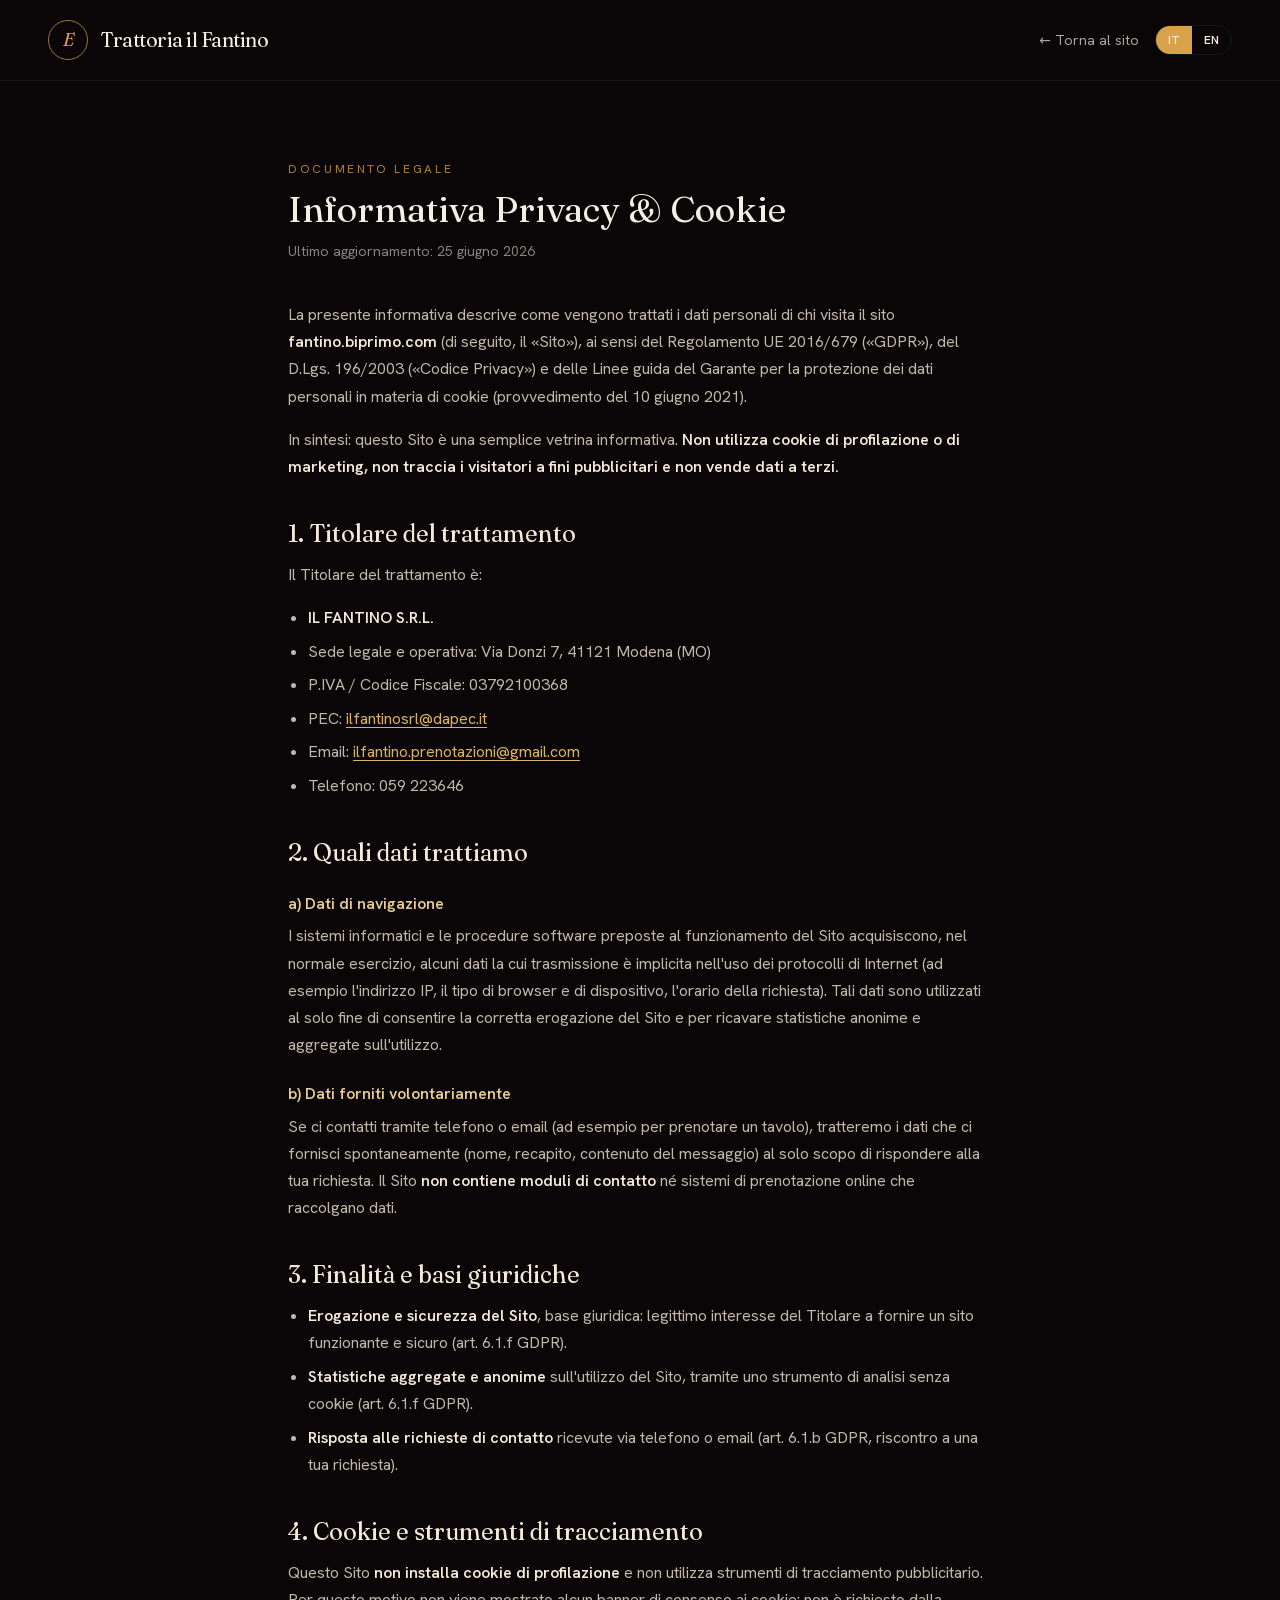
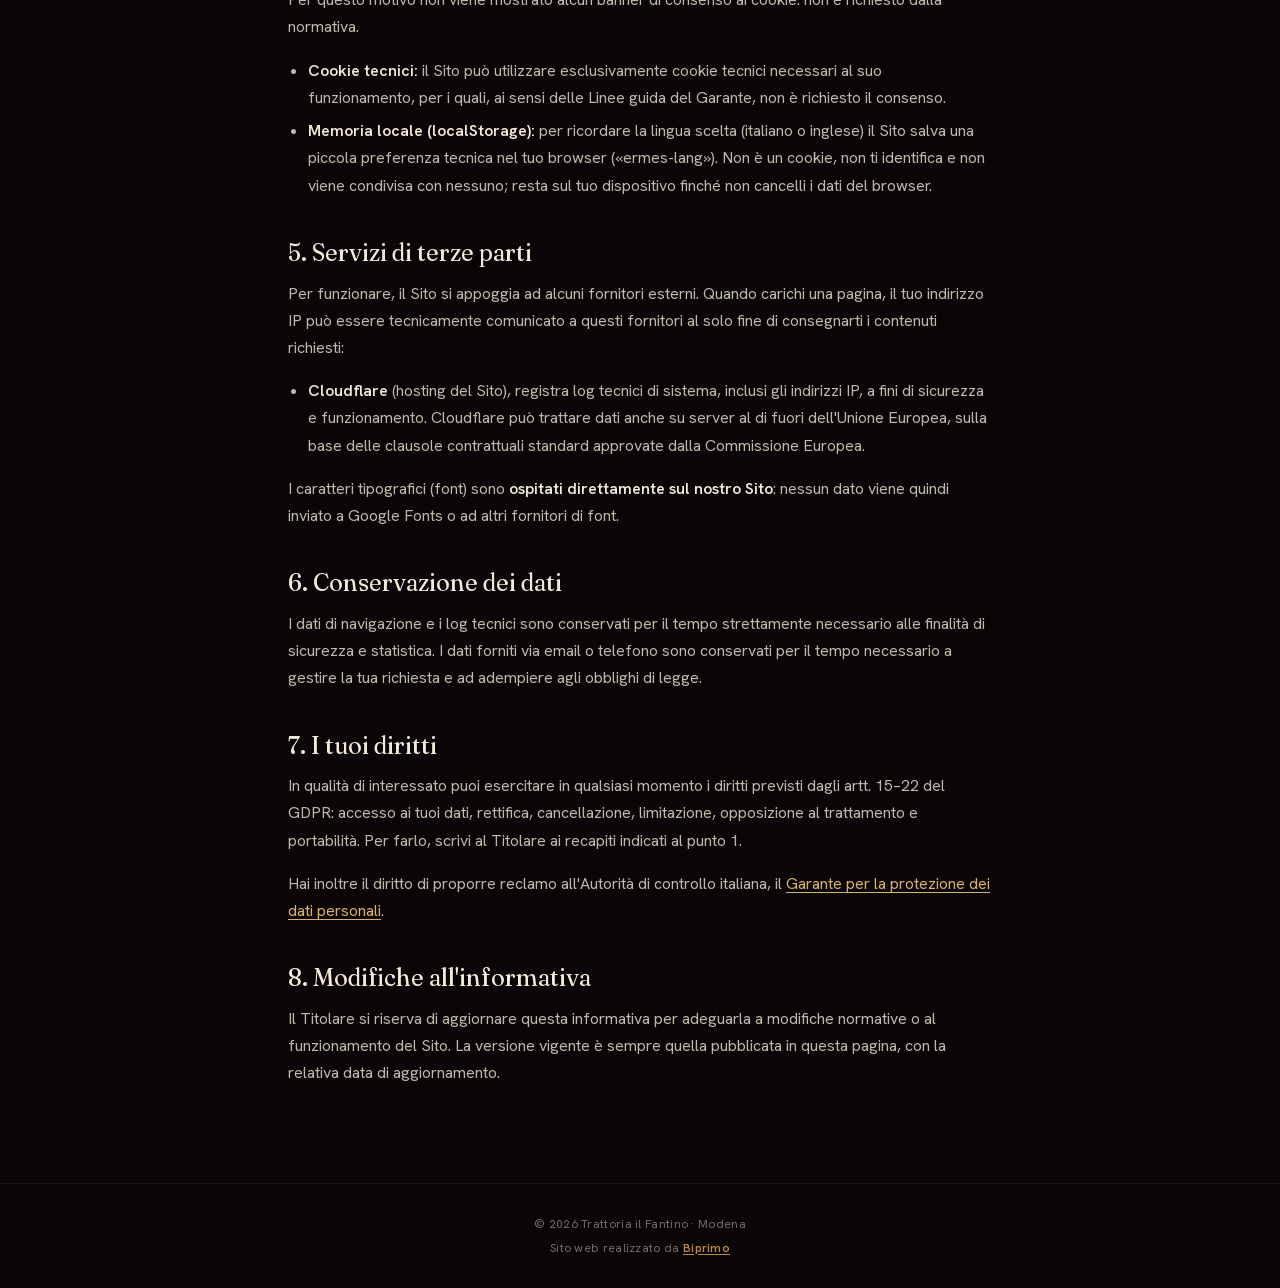
<file: privacy.html>
<!DOCTYPE html>
<html lang="it" class="scroll-smooth">
<head>
<meta charset="UTF-8" />
<meta name="viewport" content="width=device-width, initial-scale=1.0" />
<title>Privacy &amp; Cookie · Trattoria il Fantino</title>
<meta name="description" content="Informativa sulla privacy e sui cookie della Trattoria il Fantino, Modena. Come trattiamo i dati di chi visita questo sito." />
<meta name="robots" content="index, follow" />
<meta name="theme-color" content="#0a0506" />
<link rel="canonical" href="https://fantino.biprimo.com/privacy.html" />

<link rel="icon" href="/favicon.svg" type="image/svg+xml" />
<link rel="apple-touch-icon" href="/apple-touch-icon.png" />
<link rel="manifest" href="/site.webmanifest" />

<!-- Self-hosted fonts (no request to Google → no visitor IP sent to third parties, GDPR-clean). -->
<link rel="preload" href="/fonts/fraunces-300-900-normal.woff2" as="font" type="font/woff2" crossorigin />
<link rel="preload" href="/fonts/hanken-grotesk-normal.woff2" as="font" type="font/woff2" crossorigin />

<style>
  @font-face{font-family:'Fraunces';font-style:normal;font-weight:300 900;font-display:swap;src:url('fonts/fraunces-300-900-normal.woff2') format('woff2');}
  @font-face{font-family:'Fraunces';font-style:italic;font-weight:300 900;font-display:swap;src:url('fonts/fraunces-300-900-italic.woff2') format('woff2');}
  @font-face{font-family:'Hanken Grotesk';font-style:normal;font-weight:300 800;font-display:swap;src:url('fonts/hanken-grotesk-normal.woff2') format('woff2');}

  html { -webkit-font-smoothing: antialiased; }
  body { background-color: #0A0506; color: #F3EAD9; overflow-x: clip; }

  .prose-legal h2 { font-family: 'Fraunces', Georgia, serif; color: #F3EAD9; font-size: 1.5rem; line-height: 1.2; margin-top: 2.5rem; margin-bottom: .75rem; }
  .prose-legal h3 { color: #E7CD93; font-weight: 600; margin-top: 1.5rem; margin-bottom: .4rem; }
  .prose-legal p, .prose-legal li { color: rgba(243,234,217,.78); line-height: 1.7; }
  .prose-legal p { margin-bottom: 1rem; }
  .prose-legal ul { list-style: disc; padding-left: 1.25rem; margin-bottom: 1rem; }
  .prose-legal li { margin-bottom: .4rem; }
  .prose-legal a { color: #D8B26A; text-decoration: underline; text-underline-offset: 3px; }
  .prose-legal a:hover { color: #E7CD93; }
  .prose-legal strong { color: #F3EAD9; font-weight: 600; }
</style>

<!-- Compiled Tailwind (self-hosted, no CDN). After <style> so utilities win, matching old CDN cascade. -->
<link rel="stylesheet" href="/tailwind.css" />
</head>

<body class="font-body">

<!-- Top bar -->
<header class="border-b border-line">
  <div class="mx-auto max-w-content px-5 md:px-8 h-20 flex items-center justify-between">
    <a href="/" class="flex items-center gap-3 group">
      <span aria-hidden="true" class="grid place-items-center h-10 w-10 rounded-full border border-gold/70 text-gold font-display italic text-lg">E</span>
      <span class="font-display text-xl tracking-tight text-cream group-hover:text-gold transition">Trattoria il Fantino</span>
    </a>
    <div class="flex items-center gap-4">
      <a href="/" class="text-sm text-cream/70 hover:text-gold transition" data-it="← Torna al sito" data-en="← Back to site">← Torna al sito</a>
      <div class="flex items-center rounded-full border border-line overflow-hidden text-xs">
        <button id="lang-it" class="px-3 py-1.5 font-semibold">IT</button>
        <button id="lang-en" class="px-3 py-1.5 font-semibold">EN</button>
      </div>
    </div>
  </div>
</header>

<main class="mx-auto max-w-3xl px-5 md:px-8 py-14 md:py-20">

  <p class="text-xs uppercase tracking-[.22em] text-gold/80 mb-3" data-it="Documento legale" data-en="Legal notice">Documento legale</p>
  <h1 class="font-display text-3xl md:text-4xl text-cream leading-tight" data-it="Informativa Privacy &amp; Cookie" data-en="Privacy &amp; Cookie Notice">Informativa Privacy &amp; Cookie</h1>
  <p class="mt-3 text-sm text-cream/55" data-it="Ultimo aggiornamento: 25 giugno 2026" data-en="Last updated: 25 giugno 2026">Ultimo aggiornamento: 25 giugno 2026</p>

  <!-- ====================== ITALIAN ====================== -->
  <div id="content-it" class="prose-legal mt-10">

    <p>La presente informativa descrive come vengono trattati i dati personali di chi visita il sito
    <strong>fantino.biprimo.com</strong> (di seguito, il «Sito»), ai sensi del
    Regolamento UE 2016/679 («GDPR»), del D.Lgs. 196/2003 («Codice Privacy») e delle Linee guida
    del Garante per la protezione dei dati personali in materia di cookie (provvedimento del 10 giugno 2021).</p>

    <p>In sintesi: questo Sito è una semplice vetrina informativa. <strong>Non utilizza cookie di
    profilazione o di marketing, non traccia i visitatori a fini pubblicitari e non vende dati a
    terzi.</strong></p>

    <h2>1. Titolare del trattamento</h2>
    <p>Il Titolare del trattamento è:</p>
    <ul>
      <li><strong>IL FANTINO S.R.L.</strong></li>
      <li>Sede legale e operativa: Via Donzi 7, 41121 Modena (MO)</li>
      <li>P.IVA / Codice Fiscale: 03792100368</li>
      <li>PEC: <a href="mailto:ilfantinosrl@dapec.it">ilfantinosrl@dapec.it</a></li>
      <li>Email: <a href="mailto:ilfantino.prenotazioni@gmail.com">ilfantino.prenotazioni@gmail.com</a></li>
      <li>Telefono: 059 223646</li>
    </ul>

    <h2>2. Quali dati trattiamo</h2>
    <h3>a) Dati di navigazione</h3>
    <p>I sistemi informatici e le procedure software preposte al funzionamento del Sito acquisiscono,
    nel normale esercizio, alcuni dati la cui trasmissione è implicita nell'uso dei protocolli di
    Internet (ad esempio l'indirizzo IP, il tipo di browser e di dispositivo, l'orario della
    richiesta). Tali dati sono utilizzati al solo fine di consentire la corretta erogazione del Sito
    e per ricavare statistiche anonime e aggregate sull'utilizzo.</p>

    <h3>b) Dati forniti volontariamente</h3>
    <p>Se ci contatti tramite telefono o email (ad esempio per prenotare un tavolo), tratteremo i
    dati che ci fornisci spontaneamente (nome, recapito, contenuto del messaggio) al solo scopo di
    rispondere alla tua richiesta. Il Sito <strong>non contiene moduli di contatto</strong> né
    sistemi di prenotazione online che raccolgano dati.</p>

    <h2>3. Finalità e basi giuridiche</h2>
    <ul>
      <li><strong>Erogazione e sicurezza del Sito</strong>, base giuridica: legittimo interesse del
      Titolare a fornire un sito funzionante e sicuro (art. 6.1.f GDPR).</li>
      <li><strong>Statistiche aggregate e anonime</strong> sull'utilizzo del Sito, tramite uno
      strumento di analisi senza cookie (art. 6.1.f GDPR).</li>
      <li><strong>Risposta alle richieste di contatto</strong> ricevute via telefono o email
      (art. 6.1.b GDPR, riscontro a una tua richiesta).</li>
    </ul>

    <h2>4. Cookie e strumenti di tracciamento</h2>
    <p>Questo Sito <strong>non installa cookie di profilazione</strong> e non utilizza strumenti di
    tracciamento pubblicitario. Per questo motivo non viene mostrato alcun banner di consenso ai
    cookie: non è richiesto dalla normativa.</p>
    <ul>
      <li><strong>Cookie tecnici:</strong> il Sito può utilizzare esclusivamente cookie tecnici
      necessari al suo funzionamento, per i quali, ai sensi delle Linee guida del Garante, non è
      richiesto il consenso.</li>
      <li><strong>Memoria locale (localStorage):</strong> per ricordare la lingua scelta (italiano o
      inglese) il Sito salva una piccola preferenza tecnica nel tuo browser («ermes-lang»). Non è un
      cookie, non ti identifica e non viene condivisa con nessuno; resta sul tuo dispositivo finché
      non cancelli i dati del browser.</li>
    </ul>

    <h2>5. Servizi di terze parti</h2>
    <p>Per funzionare, il Sito si appoggia ad alcuni fornitori esterni. Quando carichi una pagina,
    il tuo indirizzo IP può essere tecnicamente comunicato a questi fornitori al solo fine di
    consegnarti i contenuti richiesti:</p>
    <ul>
      <li><strong>Cloudflare</strong> (hosting del Sito), registra log tecnici di sistema, inclusi gli
      indirizzi IP, a fini di sicurezza e funzionamento. Cloudflare può trattare dati anche su server
      al di fuori dell'Unione Europea, sulla base delle clausole contrattuali standard approvate dalla
      Commissione Europea.</li>
      <!-- INCLUDI questa voce SOLO se il Sito incorpora una mappa (la mappa è opzionale, non di default):
      <li><strong>OpenStreetMap</strong>, la mappa nella sezione «Dove siamo» è fornita dalla
      OpenStreetMap Foundation; al caricamento della mappa il tuo IP è comunicato a tale servizio per
      mostrare le tessere cartografiche.</li>
      -->
    </ul>
    <p>I caratteri tipografici (font) sono <strong>ospitati direttamente sul nostro Sito</strong>:
    nessun dato viene quindi inviato a Google Fonts o ad altri fornitori di font.</p>

    <h2>6. Conservazione dei dati</h2>
    <p>I dati di navigazione e i log tecnici sono conservati per il tempo strettamente necessario
    alle finalità di sicurezza e statistica. I dati forniti via email o telefono sono conservati per
    il tempo necessario a gestire la tua richiesta e ad adempiere agli obblighi di legge.</p>

    <h2>7. I tuoi diritti</h2>
    <p>In qualità di interessato puoi esercitare in qualsiasi momento i diritti previsti dagli
    artt. 15–22 del GDPR: accesso ai tuoi dati, rettifica, cancellazione, limitazione, opposizione
    al trattamento e portabilità. Per farlo, scrivi al Titolare ai recapiti indicati al punto 1.</p>
    <p>Hai inoltre il diritto di proporre reclamo all'Autorità di controllo italiana, il
    <a href="https://www.garanteprivacy.it" target="_blank" rel="noopener">Garante per la protezione
    dei dati personali</a>.</p>

    <h2>8. Modifiche all'informativa</h2>
    <p>Il Titolare si riserva di aggiornare questa informativa per adeguarla a modifiche normative o
    al funzionamento del Sito. La versione vigente è sempre quella pubblicata in questa pagina, con
    la relativa data di aggiornamento.</p>

  </div>

  <!-- ====================== ENGLISH ====================== -->
  <div id="content-en" class="prose-legal mt-10" hidden>

    <p>This notice explains how the personal data of visitors to the website
    <strong>fantino.biprimo.com</strong> (the "Site") is processed, in accordance with
    EU Regulation 2016/679 ("GDPR"), Italian Legislative Decree 196/2003 ("Privacy Code") and the
    guidelines of the Italian Data Protection Authority (Garante) on cookies (decision of 10 June 2021).</p>

    <p>In short: this Site is a simple informational showcase. <strong>It uses no profiling or
    marketing cookies, does not track visitors for advertising, and does not sell data to third
    parties.</strong></p>

    <h2>1. Data controller</h2>
    <p>The data controller is:</p>
    <ul>
      <li><strong>IL FANTINO S.R.L.</strong></li>
      <li>Registered and operating office: Via Donzi 7, 41121 Modena (MO)</li>
      <li>VAT / Tax code: 03792100368</li>
      <li>PEC (certified email): <a href="mailto:ilfantinosrl@dapec.it">ilfantinosrl@dapec.it</a></li>
      <li>Email: <a href="mailto:ilfantino.prenotazioni@gmail.com">ilfantino.prenotazioni@gmail.com</a></li>
      <li>Phone: 059 223646</li>
    </ul>

    <h2>2. What data we process</h2>
    <h3>a) Browsing data</h3>
    <p>The computer systems running the Site automatically collect, during normal operation, certain
    data whose transmission is inherent in the use of Internet protocols (such as your IP address,
    browser and device type, and the time of the request). This data is used solely to deliver the
    Site correctly and to produce anonymous, aggregate usage statistics.</p>

    <h3>b) Data you provide voluntarily</h3>
    <p>If you contact us by phone or email (for example to book a table), we will process the data you
    voluntarily provide (name, contact details, message content) only to respond to your request. The
    Site <strong>contains no contact forms</strong> or online booking systems that collect data.</p>

    <h2>3. Purposes and legal bases</h2>
    <ul>
      <li><strong>Delivering and securing the Site</strong>, legal basis: the controller's legitimate
      interest in providing a working, secure site (Art. 6.1.f GDPR).</li>
      <li><strong>Anonymous, aggregate statistics</strong> on Site usage, via a cookieless analytics
      tool (Art. 6.1.f GDPR).</li>
      <li><strong>Responding to enquiries</strong> received by phone or email (Art. 6.1.b GDPR).</li>
    </ul>

    <h2>4. Cookies and tracking tools</h2>
    <p>This Site <strong>installs no profiling cookies</strong> and uses no advertising trackers. For
    this reason no cookie consent banner is shown: none is required by law.</p>
    <ul>
      <li><strong>Technical cookies:</strong> the Site may use only technical cookies strictly
      necessary for its operation, for which, under the Garante's guidelines, no consent is required.</li>
      <li><strong>Local storage:</strong> to remember your chosen language (Italian or English) the
      Site saves a small technical preference in your browser ("ermes-lang"). It is not a cookie, does
      not identify you and is not shared with anyone; it stays on your device until you clear your
      browser data.</li>
    </ul>

    <h2>5. Third-party services</h2>
    <p>To operate, the Site relies on a few external providers. When you load a page, your IP address
    may technically be communicated to these providers solely to deliver the requested content:</p>
    <ul>
      <li><strong>Cloudflare</strong> (Site hosting), records technical system logs, including IP
      addresses, for security and operation. Cloudflare may process data on servers outside the
      European Union, under the Standard Contractual Clauses approved by the European Commission.</li>
      <!-- INCLUDE this item ONLY if the Site embeds a map (the map is optional, not default):
      <li><strong>OpenStreetMap</strong>, the map in the "Visit us" section is provided by the
      OpenStreetMap Foundation; when the map loads, your IP is communicated to that service to display
      the map tiles.</li>
      -->
    </ul>
    <p>The fonts are <strong>hosted directly on our Site</strong>: no data is therefore sent to Google
    Fonts or other font providers.</p>

    <h2>6. Data retention</h2>
    <p>Browsing data and technical logs are kept only for as long as strictly necessary for security
    and statistical purposes. Data provided by email or phone is kept for as long as needed to handle
    your request and to comply with legal obligations.</p>

    <h2>7. Your rights</h2>
    <p>As a data subject you may exercise at any time the rights set out in Arts. 15–22 GDPR: access to
    your data, rectification, erasure, restriction, objection to processing and portability. To do so,
    write to the controller at the contacts in section 1.</p>
    <p>You also have the right to lodge a complaint with the Italian supervisory authority, the
    <a href="https://www.garanteprivacy.it" target="_blank" rel="noopener">Garante per la protezione
    dei dati personali</a>.</p>

    <h2>8. Changes to this notice</h2>
    <p>The controller may update this notice to reflect changes in the law or in how the Site works.
    The version in force is always the one published on this page, with its update date.</p>

  </div>


</main>

<footer class="border-t border-line">
  <div class="mx-auto max-w-content px-5 md:px-8 py-8 text-center text-xs tracking-wide text-cream/45">
    <p>© <span id="year"></span> Trattoria il Fantino · Modena</p>
    <p class="mt-2">
      <span data-it="Sito web realizzato da" data-en="Website by">Sito web realizzato da</span>
      <a href="https://www.biprimo.com" target="_blank" rel="noopener" class="font-semibold text-gold/85 hover:text-gold underline underline-offset-2">Biprimo</a>
    </p>
  </div>
</footer>

<script>
  (function(){
    var btnIt = document.getElementById('lang-it'), btnEn = document.getElementById('lang-en');
    var cIt = document.getElementById('content-it'), cEn = document.getElementById('content-en');
    function paint(lg){
      [btnIt, btnEn].forEach(function(b){ b.classList.remove('bg-gold','text-ink'); b.classList.add('text-cream'); });
      var on = lg === 'it' ? btnIt : btnEn; on.classList.add('bg-gold','text-ink'); on.classList.remove('text-cream');
    }
    function setLang(lg){
      document.documentElement.lang = lg;
      document.querySelectorAll('[data-' + lg + ']').forEach(function(el){
        var v = el.getAttribute('data-' + lg); if (v !== null) el.innerHTML = v;
      });
      cIt.hidden = (lg !== 'it'); cEn.hidden = (lg !== 'en');
      try { localStorage.setItem('ermes-lang', lg); } catch(e){}
      paint(lg);
    }
    btnIt.addEventListener('click', function(){ setLang('it'); });
    btnEn.addEventListener('click', function(){ setLang('en'); });
    var saved = 'it'; try { saved = localStorage.getItem('ermes-lang') || 'it'; } catch(e){}
    setLang(saved);
    document.getElementById('year').textContent = new Date().getFullYear();
  })();
</script>

</body>
</html>
</file>
